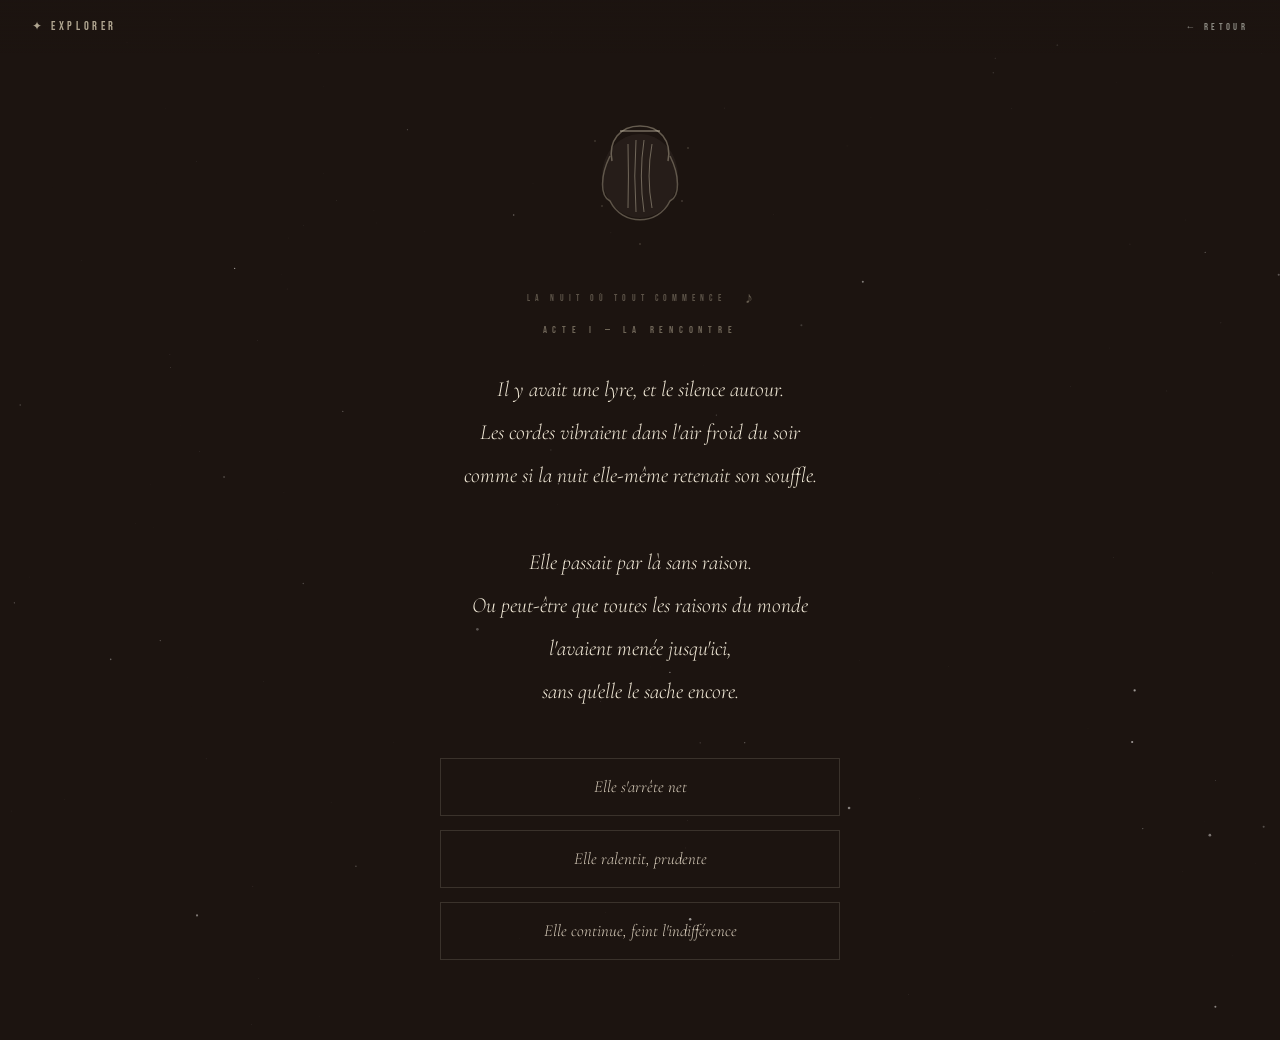
<file: orphee.html>
<!DOCTYPE html>
<html lang="fr">
<head>
<meta charset="UTF-8">
<meta name="viewport" content="width=device-width, initial-scale=1.0">
<title>Orphée & Eurydice</title>
<link rel="icon" type="image/x-icon" href="favicon_io/favicon.ico">
<link rel="apple-touch-icon" href="favicon_io/apple-touch-icon.png">
<link href="https://fonts.googleapis.com/css2?family=Bebas+Neue&family=Cormorant+Garamond:ital,wght@0,300;0,400;1,300;1,400&display=swap" rel="stylesheet">
<style>
*{margin:0;padding:0;box-sizing:border-box}
:root{--bg:#1C1410;--bg2:#231A13;--cream:#F2EAD8;--cream2:#D9CEBC;--brown:#7A7870;--brown-light:#D4C9B0;--muted:#8A8880;}
html,body{min-height:100%;background:var(--bg);color:var(--cream);font-family:'Cormorant Garamond',Georgia,serif;overflow-x:hidden;}
#starfield{position:fixed;inset:0;pointer-events:none;z-index:0;}
nav{position:fixed;top:0;left:0;width:100%;z-index:50;padding:1.2rem 2rem;display:flex;align-items:center;justify-content:space-between;background:linear-gradient(to bottom,rgba(28,20,16,0.95),transparent);}
.nav-logo{font-family:'Bebas Neue',sans-serif;font-size:0.75rem;letter-spacing:0.3em;color:var(--brown-light);text-decoration:none;opacity:0.8;}
.nav-back{font-family:'Bebas Neue',sans-serif;font-size:0.6rem;letter-spacing:0.35em;color:var(--muted);text-decoration:none;transition:color 0.2s;}
.nav-back:hover{color:var(--cream);}
#game{position:relative;z-index:1;min-height:100vh;display:flex;flex-direction:column;align-items:center;justify-content:center;padding:6rem 2rem 5rem;max-width:600px;margin:0 auto;text-align:center;}
.illustration{width:200px;height:160px;margin-bottom:2rem;opacity:0;transform:translateY(8px);transition:opacity 1s ease 0.2s,transform 1s ease 0.2s;}
.illustration.show{opacity:1;transform:translateY(0);}
.scene-header{display:flex;align-items:center;justify-content:center;gap:1.2rem;margin-bottom:1rem;opacity:0;transition:opacity 0.8s ease 0.1s;}
.scene-header.show{opacity:1;}
.scene-prologue{font-family:'Bebas Neue',sans-serif;font-size:0.58rem;letter-spacing:0.55em;color:var(--brown-light);opacity:0.35;}
.scene-note{font-size:1rem;color:var(--brown-light);opacity:0.4;font-family:'Cormorant Garamond',serif;}
.act-tag{font-family:'Bebas Neue',sans-serif;font-size:0.6rem;letter-spacing:0.6em;color:var(--brown-light);opacity:0;margin-bottom:2rem;transition:opacity 0.6s ease 0.2s;}
.act-tag.show{opacity:0.45;}
.narration{font-size:clamp(1.05rem,2.8vw,1.35rem);font-style:italic;font-weight:300;line-height:2;color:var(--cream);margin-bottom:2.8rem;opacity:0;transform:translateY(10px);transition:opacity 0.9s ease 0.4s,transform 0.9s ease 0.4s;}
.narration.show{opacity:1;transform:translateY(0);}
.narration em{color:var(--brown-light);font-style:normal;}
.choices{display:flex;flex-direction:column;gap:0.9rem;width:100%;max-width:400px;opacity:0;transition:opacity 0.6s ease 0.9s;}
.choices.show{opacity:1;}
.choice-btn{background:none;border:1px solid rgba(180,170,155,0.2);padding:0.9rem 1.4rem;color:var(--cream2);font-family:'Cormorant Garamond',serif;font-style:italic;font-size:clamp(0.95rem,2vw,1.05rem);font-weight:300;line-height:1.6;cursor:pointer;transition:all 0.3s;text-align:center;}
.choice-btn:hover{background:rgba(180,170,155,0.07);border-color:rgba(212,201,176,0.45);color:var(--cream);}
/* ENDING */
.ending{opacity:0;transform:translateY(14px);transition:opacity 1.2s ease,transform 1.2s ease;display:none;width:100%;}
.ending.show{opacity:1;transform:translateY(0);}
.ending-illus{width:200px;height:160px;margin:0 auto 2.5rem;display:block;}
.ending-label{font-family:'Bebas Neue',sans-serif;font-size:0.6rem;letter-spacing:0.6em;color:var(--brown-light);opacity:0.4;margin-bottom:1rem;}
.ending-type{font-family:'Cormorant Garamond',serif;font-style:italic;font-weight:300;font-size:clamp(0.85rem,2vw,1rem);color:var(--brown-light);opacity:0.75;margin-bottom:2rem;letter-spacing:0.05em;}
.ending-title{font-family:'Cormorant Garamond',serif;font-style:italic;font-weight:300;font-size:clamp(1.8rem,6vw,3rem);color:var(--cream);line-height:1.1;margin-bottom:2rem;}
.ending-text{font-size:clamp(1rem,2.3vw,1.2rem);font-style:italic;font-weight:300;line-height:2.1;color:var(--cream2);opacity:0.88;margin-bottom:1.8rem;}
.ending-text em{color:var(--brown-light);font-style:normal;}
.ending-sig{font-family:'Bebas Neue',sans-serif;font-size:0.62rem;letter-spacing:0.5em;color:var(--brown-light);opacity:0.4;margin-bottom:2rem;}
.ending-btns{display:flex;flex-direction:column;gap:0.8rem;align-items:center;margin-bottom:3rem;}
.ending-btn{font-family:'Bebas Neue',sans-serif;font-size:0.62rem;letter-spacing:0.4em;color:var(--muted);background:none;border:1px solid rgba(180,170,155,0.18);padding:0.65rem 1.6rem;cursor:pointer;transition:all 0.3s;}
.ending-btn:hover{color:var(--cream);border-color:rgba(180,170,155,0.5);}
/* SCORE PANEL */
#score-panel{display:none;margin-bottom:2.5rem;border:1px solid rgba(180,170,155,0.12);padding:2rem;max-width:400px;width:100%;text-align:left;}
#score-panel.show{display:block;}
.score-title{font-family:'Bebas Neue',sans-serif;font-size:0.65rem;letter-spacing:0.5em;color:var(--brown-light);opacity:0.5;margin-bottom:1.5rem;text-align:center;}
.score-row{margin-bottom:1.2rem;}
.score-label{font-family:'Bebas Neue',sans-serif;font-size:0.58rem;letter-spacing:0.35em;color:var(--muted);opacity:0.7;display:block;margin-bottom:0.4rem;}
.score-bar-wrap{height:1px;background:rgba(180,170,155,0.1);position:relative;margin-bottom:0.5rem;}
.score-bar{height:1px;background:rgba(212,201,176,0.5);transition:width 1s ease;}
.score-val{font-size:0.8rem;font-style:italic;color:var(--cream2);opacity:0.7;}
.score-philosophy{margin-top:1.5rem;padding-top:1.2rem;border-top:1px solid rgba(180,170,155,0.1);font-size:0.95rem;font-style:italic;color:var(--cream2);line-height:1.8;opacity:0.85;}
</style>
</head>
<body>
<canvas id="starfield"></canvas>
<nav>
  <a class="nav-logo" href="index.html">&#10022; Explorer</a>
  <a class="nav-back" href="index.html">&larr; Retour</a>
</nav>
<div id="game">
  <div class="illustration" id="illustration"></div>
  <div class="scene-header" id="scene-header">
    <span class="scene-prologue" id="scene-prologue"></span>
    <span class="scene-note" id="scene-note"></span>
  </div>
  <p class="act-tag" id="act-tag"></p>
  <p class="narration" id="narration"></p>
  <div class="choices" id="choices"></div>
  <div class="ending" id="ending">
    <canvas class="ending-illus" id="ending-canvas" width="200" height="160"></canvas>
    <p class="ending-label" id="ending-label"></p>
    <p class="ending-type" id="ending-type"></p>
    <h2 class="ending-title" id="ending-title"></h2>
    <p class="ending-text" id="ending-text"></p>
    <p class="ending-sig">Lily &#10022;</p>
    <div id="score-panel">
      <p class="score-title">Pourquoi cette fin</p>
      <div class="score-row">
        <span class="score-label">Courage</span>
        <div class="score-bar-wrap"><div class="score-bar" id="bar-courage"></div></div>
        <span class="score-val" id="val-courage"></span>
      </div>
      <div class="score-row">
        <span class="score-label">Confiance</span>
        <div class="score-bar-wrap"><div class="score-bar" id="bar-confiance"></div></div>
        <span class="score-val" id="val-confiance"></span>
      </div>
      <div class="score-row">
        <span class="score-label">Lâcher-prise</span>
        <div class="score-bar-wrap"><div class="score-bar" id="bar-lacher"></div></div>
        <span class="score-val" id="val-lacher"></span>
      </div>
      <p class="score-philosophy" id="score-philosophy"></p>
    </div>
    <div class="ending-btns">
      <button class="ending-btn" id="why-btn">✦ &nbsp; Pourquoi cette fin ?</button>
      <button class="ending-btn" id="restart-btn">Recommencer &#8635;</button>
    </div>
  </div>
</div>
<script>
// STARFIELD
var cv=document.getElementById('starfield'),cx=cv.getContext('2d'),ST=[];
function rsz(){cv.width=innerWidth;cv.height=Math.max(document.body.scrollHeight,innerHeight);}
function mkS(){ST=[];for(var i=0;i<180;i++){var l=Math.random()<0.7?0:Math.random()<0.7?1:2;var r=l===0?Math.random()*0.35+0.1:l===1?Math.random()*0.55+0.3:Math.random()*0.85+0.5;var mA=l===0?0.2:l===1?0.38:0.62;ST.push({x:Math.random()*cv.width,y:Math.random()*cv.height,r:r,a:Math.random()*Math.PI*2,sp:(Math.random()*0.0015+0.0003)*(Math.random()<0.5?1:-1),mA:mA});}}
function drawS(){cx.clearRect(0,0,cv.width,cv.height);ST.forEach(function(s){s.a+=s.sp;var al=(Math.sin(s.a)*0.5+0.5)*s.mA+0.02;cx.beginPath();cx.arc(s.x,s.y,s.r,0,Math.PI*2);cx.fillStyle='rgba(235,232,228,'+al+')';cx.fill();});requestAnimationFrame(drawS);}
rsz();mkS();drawS();window.addEventListener('resize',function(){rsz();mkS();});

// NOTE MUSICALE selon équilibre du score — discret, jamais explicite
function getNote(){
  var c=score.courage,f=score.confiance,l=score.lacher;
  var total=c+f+l;
  if(total===0)return'\u266a';
  if(c>f&&c>l)return'\u266b';
  if(f>c&&f>l)return'\u266c';
  if(l>c&&l>f)return'\u266a';
  return'\u266d';
}

// CANVAS ILLUSTRATIONS
function makeCanvas(drawFn){
  var c=document.createElement('canvas');c.width=200;c.height=160;c.style.width='100%';c.style.height='100%';
  var ctx=c.getContext('2d');var t=0;var active=true;
  function loop(){if(!active)return;ctx.clearRect(0,0,200,160);drawFn(ctx,t);t++;requestAnimationFrame(loop);}
  loop();c._stop=function(){active=false;};return c;
}

function drawLyre(ctx,t){
  var col='rgba(212,201,176,';
  var glow=0.04+0.02*Math.sin(t*0.02);
  ctx.beginPath();ctx.ellipse(100,80,38,42,0,0,Math.PI*2);ctx.fillStyle=col+glow+')';ctx.fill();
  ctx.beginPath();ctx.moveTo(70,60);ctx.bezierCurveTo(60,80,60,100,70,105);ctx.bezierCurveTo(82,130,118,130,130,105);ctx.bezierCurveTo(140,100,140,80,130,60);ctx.strokeStyle=col+'0.35)';ctx.lineWidth=1.5;ctx.stroke();
  ctx.beginPath();ctx.moveTo(72,65);ctx.bezierCurveTo(68,45,80,30,100,30);ctx.strokeStyle=col+'0.4)';ctx.lineWidth=1.5;ctx.stroke();
  ctx.beginPath();ctx.moveTo(128,65);ctx.bezierCurveTo(132,45,120,30,100,30);ctx.strokeStyle=col+'0.4)';ctx.lineWidth=1.5;ctx.stroke();
  ctx.beginPath();ctx.moveTo(80,35);ctx.lineTo(120,35);ctx.strokeStyle=col+'0.5)';ctx.lineWidth=1.5;ctx.stroke();
  [{x:88,y1:48,y2:112,ph:0,amp:6},{x:96,y1:44,y2:116,ph:0.5,amp:7},{x:104,y1:44,y2:116,ph:1.0,amp:7},{x:112,y1:48,y2:112,ph:1.5,amp:6}].forEach(function(s){var vib=Math.sin(t*0.06+s.ph)*s.amp;ctx.beginPath();ctx.moveTo(s.x,s.y1);ctx.quadraticCurveTo(s.x+vib,(s.y1+s.y2)/2,s.x,s.y2);ctx.strokeStyle=col+'0.55)';ctx.lineWidth=0.8;ctx.stroke();});
  [[55,45,2.5],[148,52,3.2],[62,110,2.8],[142,105,2.0],[100,148,3.0]].forEach(function(s){var al=0.18+0.2*(Math.sin(t*0.04+s[2])*0.5+0.5);ctx.beginPath();ctx.arc(s[0],s[1],1,0,Math.PI*2);ctx.fillStyle=col+al+')';ctx.fill();});
}

function drawDarkness(ctx,t){
  var col='rgba(212,201,176,';
  ctx.beginPath();ctx.moveTo(30,128);ctx.lineTo(170,128);ctx.strokeStyle=col+'0.08)';ctx.lineWidth=0.5;ctx.stroke();
  var fy=Math.sin(t*0.025)*2;
  ctx.save();ctx.translate(0,fy);
  ctx.beginPath();ctx.arc(65,80,7,0,Math.PI*2);ctx.strokeStyle=col+'0.35)';ctx.lineWidth=1;ctx.stroke();
  [[65,87,65,115],[65,97,55,108],[65,97,75,108],[65,115,58,128],[65,115,72,128]].forEach(function(l){ctx.beginPath();ctx.moveTo(l[0],l[1]);ctx.lineTo(l[2],l[3]);ctx.strokeStyle=col+'0.32)';ctx.lineWidth=1;ctx.stroke();});
  ctx.restore();
  var fy2=Math.sin(t*0.022+0.5)*2;
  ctx.save();ctx.translate(0,fy2);ctx.globalAlpha=0.75;
  ctx.setLineDash([3,2]);ctx.beginPath();ctx.arc(135,80,7,0,Math.PI*2);ctx.strokeStyle=col+'0.28)';ctx.lineWidth=1;ctx.stroke();ctx.setLineDash([]);
  [[135,87,135,115],[135,97,125,108],[135,97,145,108],[135,115,128,128],[135,115,142,128]].forEach(function(l){ctx.beginPath();ctx.moveTo(l[0],l[1]);ctx.lineTo(l[2],l[3]);ctx.strokeStyle=col+'0.25)';ctx.lineWidth=1;ctx.stroke();});
  ctx.globalAlpha=1;ctx.restore();
  var melo=0.1+0.1*(Math.sin(t*0.03)*0.5+0.5);
  ctx.beginPath();ctx.moveTo(82,100);ctx.bezierCurveTo(90,95,110,105,118,100);ctx.strokeStyle=col+melo+')';ctx.lineWidth=0.8;ctx.stroke();
  [[40,50,3],[160,45,2.5],[100,35,3.5],[55,145,2.8],[155,140,3.2]].forEach(function(s){var al=0.15+0.2*(Math.sin(t*0.035+s[2])*0.5+0.5);ctx.beginPath();ctx.arc(s[0],s[1],1,0,Math.PI*2);ctx.fillStyle=col+al+')';ctx.fill();});
}

function drawWalk(ctx,t){
  var col='rgba(212,201,176,';
  ctx.beginPath();ctx.moveTo(20,130);ctx.quadraticCurveTo(100,125,180,130);ctx.strokeStyle=col+'0.1)';ctx.lineWidth=0.8;ctx.stroke();
  var fy=Math.sin(t*0.025)*2;
  ctx.save();ctx.translate(0,fy);
  ctx.beginPath();ctx.arc(75,82,7,0,Math.PI*2);ctx.strokeStyle=col+'0.4)';ctx.lineWidth=1;ctx.stroke();
  [[75,89,75,115],[75,98,65,110],[75,98,85,107],[75,115,68,130],[75,115,82,130]].forEach(function(l){ctx.beginPath();ctx.moveTo(l[0],l[1]);ctx.lineTo(l[2],l[3]);ctx.strokeStyle=col+'0.38)';ctx.lineWidth=1;ctx.stroke();});
  ctx.restore();
  var fy2=Math.sin(t*0.022+0.4)*1.5;
  ctx.save();ctx.translate(0,fy2);ctx.globalAlpha=0.7;
  ctx.setLineDash([2,2]);ctx.beginPath();ctx.arc(115,90,6,0,Math.PI*2);ctx.strokeStyle=col+'0.3)';ctx.lineWidth=1;ctx.stroke();ctx.setLineDash([]);
  [[115,96,115,118],[115,105,107,115],[115,105,123,115],[115,118,109,130],[115,118,121,130]].forEach(function(l){ctx.beginPath();ctx.moveTo(l[0],l[1]);ctx.lineTo(l[2],l[3]);ctx.strokeStyle=col+'0.25)';ctx.lineWidth=1;ctx.stroke();});
  ctx.globalAlpha=1;ctx.restore();
  var spark=0.4+0.4*(Math.sin(t*0.05)*0.5+0.5);
  ctx.beginPath();ctx.arc(95,86,1.5,0,Math.PI*2);ctx.fillStyle=col+spark+')';ctx.fill();
  [[0,-8],[6,-6],[8,0],[6,6],[-6,-6],[-8,0]].forEach(function(r,i){var a2=0.3+0.35*(Math.sin(t*0.05+i*0.4)*0.5+0.5);ctx.beginPath();ctx.moveTo(95,86);ctx.lineTo(95+r[0],86+r[1]);ctx.strokeStyle=col+a2+')';ctx.lineWidth=0.8;ctx.stroke();});
  [[30,40,4],[170,35,3.5],[100,25,5],[50,148,3.8],[155,145,4.2]].forEach(function(s){var al=0.12+0.2*(Math.sin(t*0.03+s[2])*0.5+0.5);ctx.beginPath();ctx.arc(s[0],s[1],1,0,Math.PI*2);ctx.fillStyle=col+al+')';ctx.fill();});
}

function drawEnd(ctx,t){
  var col='rgba(212,201,176,';
  var rise=Math.min(1,t/420); // ascension progressive sur ~7s
  var riseOffset=rise*10; // les silhouettes montent doucement avec le temps
  var cStars=[[100,38],[88,52],[112,52],[85,65],[115,65]];
  [[0,1],[0,2],[1,3],[2,4],[3,4]].forEach(function(p){ctx.beginPath();ctx.moveTo(cStars[p[0]][0],cStars[p[0]][1]);ctx.lineTo(cStars[p[1]][0],cStars[p[1]][1]);ctx.strokeStyle=col+'0.12)';ctx.lineWidth=0.5;ctx.stroke();});
  cStars.forEach(function(s,i){var al=(0.4+0.5*(Math.sin(t*0.04+i*0.8)*0.5+0.5))*(0.5+0.5*rise);var r=i===0?1.8:1;ctx.beginPath();ctx.arc(s[0],s[1],r,0,Math.PI*2);ctx.fillStyle=col+al+')';ctx.fill();});
  var halo=(0.1+0.15*(Math.sin(t*0.04)*0.5+0.5))*(0.5+0.6*rise);ctx.beginPath();ctx.arc(100,38,5+rise*2,0,Math.PI*2);ctx.strokeStyle=col+halo+')';ctx.lineWidth=0.5;ctx.stroke();
  var fy=Math.sin(t*0.02)*4-riseOffset;
  ctx.save();ctx.translate(0,fy);
  ctx.beginPath();ctx.arc(90,88,6,0,Math.PI*2);ctx.strokeStyle=col+'0.4)';ctx.lineWidth=1;ctx.stroke();
  [[90,94,90,118],[90,103,82,112],[90,103,97,110],[90,118,84,130],[90,118,96,130]].forEach(function(l){ctx.beginPath();ctx.moveTo(l[0],l[1]);ctx.lineTo(l[2],l[3]);ctx.strokeStyle=col+'0.38)';ctx.lineWidth=1;ctx.stroke();});
  ctx.setLineDash([2,1.5]);ctx.beginPath();ctx.arc(110,88,6,0,Math.PI*2);ctx.strokeStyle=col+'0.35)';ctx.lineWidth=1;ctx.stroke();ctx.setLineDash([]);
  [[110,94,110,118],[110,103,103,110],[110,103,118,112],[110,118,104,130],[110,118,116,130]].forEach(function(l){ctx.beginPath();ctx.moveTo(l[0],l[1]);ctx.lineTo(l[2],l[3]);ctx.strokeStyle=col+'0.28)';ctx.lineWidth=1;ctx.stroke();});
  ctx.beginPath();ctx.moveTo(97,110);ctx.lineTo(103,110);ctx.strokeStyle=col+'0.5)';ctx.lineWidth=1.2;ctx.stroke();
  ctx.restore();
  ctx.beginPath();ctx.moveTo(55,130);ctx.lineTo(145,130);ctx.strokeStyle=col+'0.08)';ctx.lineWidth=0.5;ctx.stroke();
  [[35,55,3.5],[165,48,2.8],[45,140,4],[158,138,3.2]].forEach(function(s){var al=(0.1+0.18*(Math.sin(t*0.03+s[2])*0.5+0.5))*(0.6+0.4*rise);ctx.beginPath();ctx.arc(s[0],s[1],0.8,0,Math.PI*2);ctx.fillStyle=col+al+')';ctx.fill();});
}

// Fin 2 — seul avec la lyre, elle est partie
function drawAlone(ctx,t){
  var col='rgba(212,201,176,';
  var fade=Math.max(0,1-t/500); // tout s'éteint sur ~8s puis se stabilise très bas
  var settle=0.15+0.85*fade; // intensité résiduelle
  var glow=(0.03+0.015*Math.sin(t*0.015))*settle;
  ctx.beginPath();ctx.ellipse(100,80,30,34,0,0,Math.PI*2);ctx.fillStyle=col+glow+')';ctx.fill();
  ctx.beginPath();ctx.moveTo(78,66);ctx.bezierCurveTo(70,80,70,98,78,102);ctx.bezierCurveTo(88,122,112,122,122,102);ctx.bezierCurveTo(130,98,130,80,122,66);ctx.strokeStyle=col+(0.28*settle)+')';ctx.lineWidth=1.5;ctx.stroke();
  ctx.beginPath();ctx.moveTo(80,70);ctx.bezierCurveTo(76,52,88,40,100,40);ctx.strokeStyle=col+(0.3*settle)+')';ctx.lineWidth=1.5;ctx.stroke();
  ctx.beginPath();ctx.moveTo(120,70);ctx.bezierCurveTo(124,52,112,40,100,40);ctx.strokeStyle=col+(0.3*settle)+')';ctx.lineWidth=1.5;ctx.stroke();
  ctx.beginPath();ctx.moveTo(88,42);ctx.lineTo(112,42);ctx.strokeStyle=col+(0.4*settle)+')';ctx.lineWidth=1.5;ctx.stroke();
  // les cordes vibrent de moins en moins, jusqu'à devenir presque immobiles
  var vibAmp=fade; // l'amplitude de vibration décroît avec le temps
  [{x:92,y1:54,y2:108,ph:0,amp:1.5},{x:100,y1:50,y2:112,ph:0.5,amp:1},{x:108,y1:54,y2:108,ph:1,amp:1.5}].forEach(function(s){var vib=Math.sin(t*0.025+s.ph)*s.amp*vibAmp;ctx.beginPath();ctx.moveTo(s.x,s.y1);ctx.quadraticCurveTo(s.x+vib,(s.y1+s.y2)/2,s.x,s.y2);ctx.strokeStyle=col+(0.3*settle)+')';ctx.lineWidth=0.7;ctx.stroke();});
  // la silhouette s'affaisse légèrement avec le temps, tête qui s'incline
  var slump=Math.min(1,t/600)*3;
  ctx.save();ctx.translate(0,slump);
  ctx.beginPath();ctx.arc(100,32,5,0,Math.PI*2);ctx.strokeStyle=col+(0.22*settle)+')';ctx.lineWidth=1;ctx.stroke();
  ctx.beginPath();ctx.moveTo(100,37);ctx.bezierCurveTo(98,48,95,55,98,65);ctx.strokeStyle=col+(0.22*settle)+')';ctx.lineWidth=1;ctx.stroke();
  ctx.restore();
  [[45,40,2],[158,35,3],[70,130,2.5],[135,128,3.5],[100,150,4]].forEach(function(s){var al=(0.05+0.1*(Math.sin(t*0.025+s[2])*0.5+0.5))*settle;ctx.beginPath();ctx.arc(s[0],s[1],0.8,0,Math.PI*2);ctx.fillStyle=col+al+')';ctx.fill();});
}

// Fin 3 — elle seule, remonte
function drawFree(ctx,t){
  var col='rgba(212,201,176,';
  var advance=Math.min(1,t/450); // elle avance progressivement vers la lumière sur ~7.5s
  var walkX=advance*14; // déplacement net vers la droite, déterminé
  ctx.beginPath();ctx.moveTo(40,130);ctx.quadraticCurveTo(100,124,170,130);ctx.strokeStyle=col+'0.1)';ctx.lineWidth=0.8;ctx.stroke();
  var fy=Math.sin(t*0.022)*2;
  var stepBounce=Math.abs(Math.sin(t*0.05))*1.5; // un léger rebond de pas, régulier et déterminé
  ctx.save();ctx.translate(walkX,fy-stepBounce);
  ctx.setLineDash([2,1.5]);ctx.beginPath();ctx.arc(100,82,7,0,Math.PI*2);ctx.strokeStyle=col+'0.4)';ctx.lineWidth=1;ctx.stroke();ctx.setLineDash([]);
  [[100,89,100,115],[100,98,90,110],[100,98,110,110],[100,115,93,130],[100,115,107,130]].forEach(function(l){ctx.beginPath();ctx.moveTo(l[0],l[1]);ctx.lineTo(l[2],l[3]);ctx.strokeStyle=col+'0.35)';ctx.lineWidth=1;ctx.stroke();});
  ctx.beginPath();ctx.moveTo(94,82);ctx.bezierCurveTo(90,92,91,104,93,115);ctx.strokeStyle=col+'0.2)';ctx.lineWidth=0.8;ctx.stroke();
  ctx.beginPath();ctx.moveTo(92,84);ctx.bezierCurveTo(87,96,89,108,91,118);ctx.strokeStyle=col+'0.12)';ctx.lineWidth=0.6;ctx.stroke();
  ctx.restore();
  var lum=(0.06+0.08*(Math.sin(t*0.03)*0.5+0.5))*(0.7+0.5*advance); // la lumière grandit en intensité
  var lumR=55+advance*10;
  var grad=ctx.createRadialGradient(160,60,5,160,60,lumR);
  grad.addColorStop(0,'rgba(212,201,176,'+lum+')');
  grad.addColorStop(1,'rgba(212,201,176,0)');
  ctx.beginPath();ctx.arc(160,60,lumR,0,Math.PI*2);ctx.fillStyle=grad;ctx.fill();
  [[35,35,2],[60,20,3.5],[130,25,2.5],[170,45,4],[50,140,3],[155,135,2.8],[85,150,3.2]].forEach(function(s){var al=0.2+0.35*(Math.sin(t*0.03+s[2])*0.5+0.5);ctx.beginPath();ctx.arc(s[0],s[1],1,0,Math.PI*2);ctx.fillStyle=col+al+')';ctx.fill();});
}

// Fin 4 — restent ensemble dans l'obscurité
function drawTogether(ctx,t){
  var col='rgba(212,201,176,';
  var breath=Math.sin(t*0.012)*0.5+0.5; // un seul souffle lent, partagé par les deux silhouettes
  var pulse=0.025+0.025*breath;
  ctx.beginPath();ctx.ellipse(100,100,50,30,0,0,Math.PI*2);ctx.fillStyle=col+pulse+')';ctx.fill();
  var fy=breath*1.5; // les deux montent et descendent ensemble, à l'unisson — pas de décalage
  ctx.save();ctx.translate(0,fy);
  ctx.beginPath();ctx.arc(88,80,6,0,Math.PI*2);ctx.strokeStyle=col+(0.3+0.1*breath)+')';ctx.lineWidth=1;ctx.stroke();
  [[88,86,88,108],[88,95,80,104],[88,95,96,102],[88,108,83,120],[88,108,93,120]].forEach(function(l){ctx.beginPath();ctx.moveTo(l[0],l[1]);ctx.lineTo(l[2],l[3]);ctx.strokeStyle=col+(0.26+0.08*breath)+')';ctx.lineWidth=1;ctx.stroke();});
  ctx.setLineDash([2,1.5]);ctx.beginPath();ctx.arc(112,80,6,0,Math.PI*2);ctx.strokeStyle=col+(0.28+0.08*breath)+')';ctx.lineWidth=1;ctx.stroke();ctx.setLineDash([]);
  [[112,86,112,108],[112,95,104,104],[112,95,120,102],[112,108,107,120],[112,108,117,120]].forEach(function(l){ctx.beginPath();ctx.moveTo(l[0],l[1]);ctx.lineTo(l[2],l[3]);ctx.strokeStyle=col+(0.24+0.07*breath)+')';ctx.lineWidth=1;ctx.stroke();});
  ctx.beginPath();ctx.moveTo(106,80);ctx.bezierCurveTo(103,90,104,100,106,108);ctx.strokeStyle=col+'0.15)';ctx.lineWidth=0.8;ctx.stroke();
  // mains jointes, légèrement plus lumineuses au pic du souffle commun
  ctx.beginPath();ctx.moveTo(96,102);ctx.lineTo(104,102);ctx.strokeStyle=col+(0.4+0.25*breath)+')';ctx.lineWidth=1.2;ctx.stroke();
  ctx.restore();
  [[30,30,2],[170,25,3],[50,145,2.5],[158,140,3.5],[100,20,4]].forEach(function(s){var al=0.12+0.15*(Math.sin(t*0.02+s[2])*0.5+0.5);ctx.beginPath();ctx.arc(s[0],s[1],0.8,0,Math.PI*2);ctx.fillStyle=col+al+')';ctx.fill();});
}

// Fin 5 — lyre brisée, silence
function drawSilence(ctx,t){
  var col='rgba(212,201,176,';
  var stillness=Math.max(0,1-t/550); // tout ralentit puis s'arrête presque totalement sur ~9s
  var dim=0.3+0.7*stillness; // la scène s'assombrit légèrement avec le temps
  ctx.beginPath();ctx.moveTo(70,60);ctx.bezierCurveTo(60,80,62,98,72,104);ctx.strokeStyle=col+(0.18*dim)+')';ctx.lineWidth=1.5;ctx.stroke();
  ctx.beginPath();ctx.moveTo(130,60);ctx.bezierCurveTo(140,80,136,98,126,104);ctx.strokeStyle=col+(0.18*dim)+')';ctx.lineWidth=1.5;ctx.stroke();
  ctx.beginPath();ctx.moveTo(72,65);ctx.lineTo(82,50);ctx.strokeStyle=col+(0.15*dim)+')';ctx.lineWidth=1;ctx.stroke();
  ctx.beginPath();ctx.moveTo(128,65);ctx.lineTo(118,50);ctx.strokeStyle=col+(0.15*dim)+')';ctx.lineWidth=1;ctx.stroke();
  // les cordes pendantes oscillent de moins en moins, jusqu'à l'immobilité quasi totale
  var swayAmp=0.2+0.8*stillness;
  [{x:88,drop:20},{x:96,drop:35},{x:104,drop:28},{x:112,drop:15}].forEach(function(s){ctx.beginPath();ctx.moveTo(s.x,50);ctx.lineTo(s.x+Math.sin(t*0.02)*2*swayAmp,50+s.drop);ctx.strokeStyle=col+(0.2*dim)+')';ctx.lineWidth=0.7;ctx.stroke();});
  ctx.beginPath();ctx.moveTo(50,130);ctx.lineTo(150,130);ctx.strokeStyle=col+(0.07*dim)+')';ctx.lineWidth=0.5;ctx.stroke();
  ctx.beginPath();ctx.moveTo(80,130);ctx.bezierCurveTo(75,118,85,112,90,120);ctx.strokeStyle=col+(0.15*dim)+')';ctx.lineWidth=1;ctx.stroke();
  [[40,35,2],[160,40,3],[100,25,2.5],[55,145,3],[148,138,2]].forEach(function(s){var al=(0.03+0.05*(Math.sin(t*0.015+s[2])*0.5+0.5))*dim;ctx.beginPath();ctx.arc(s[0],s[1],0.8,0,Math.PI*2);ctx.fillStyle=col+al+')';ctx.fill();});
}

var drawFns={lyre:drawLyre,darkness:drawDarkness,walk:drawWalk,end:drawEnd,alone:drawAlone,free:drawFree,together:drawTogether,silence:drawSilence};

// ── SCORE ──
var score={courage:0,confiance:0,lacher:0};
var maxScore={courage:8,confiance:8,lacher:9};
var flags={hiddenTruth:false};

// ── SCÈNES ──
var scenes={

/* ============ ACTE I — LA RENCONTRE ============ */

intro:{
  act:'Acte I &mdash; La Rencontre',pro:'La Nuit où tout commence',canvas:'lyre',
  text:'Il y avait une lyre, et le silence autour.<br>Les cordes vibraient dans l\'air froid du soir<br>comme si la nuit elle-m&ecirc;me retenait son souffle.<br><br>Elle passait par l&agrave; sans raison.<br>Ou peut-&ecirc;tre que toutes les raisons du monde<br>l\'avaient men&eacute;e jusqu\'ici,<br>sans qu\'elle le sache encore.',
  choices:[
    {label:'Elle s\'arr&ecirc;te net',sc:{courage:1},next:'stop_immediate'},
    {label:'Elle ralentit, prudente',sc:{confiance:1},next:'slow_approach'},
    {label:'Elle continue, feint l\'indiff&eacute;rence',sc:{lacher:1},next:'walk_past'}
  ]
},

stop_immediate:{
  act:'Acte I &mdash; La Rencontre',pro:'L\'Arr\u00eat',canvas:'lyre',
  text:'Elle s\'arr&ecirc;ta d\'un coup, comme on bute sur quelque chose d\'invisible.<br>Pas par curiosit&eacute; &mdash; par n&eacute;cessit&eacute;.<br><br>Il jouait les yeux ferm&eacute;s.<br>Il ne la vit pas tout de suite.<br>Mais quelque chose dans la m&eacute;lodie<br><em>changea</em>, comme si l\'air lui-m&ecirc;me<br>venait de lui annoncer une pr&eacute;sence.',
  choices:[{label:'Continuer',sc:{},next:'first_exchange'}]
},

slow_approach:{
  act:'Acte I &mdash; La Rencontre',pro:'L\'Approche',canvas:'lyre',
  text:'Elle ralentit, un pas apr&egrave;s l\'autre,<br>comme on s\'approche d\'un animal qu\'on ne veut pas effrayer.<br><br>La musique ne s\'arr&ecirc;ta pas &mdash;<br>elle s\'adoucit,<br>comme si elle avait senti la prudence<br>et avait d&eacute;cid&eacute; d\'y r&eacute;pondre par la douceur.',
  choices:[{label:'Continuer',sc:{},next:'first_exchange'}]
},

first_exchange:{
  act:'Acte I &mdash; La Rencontre',pro:'Le Premier Regard',canvas:'lyre',
  text:'Ils &eacute;taient l&agrave;, tous les deux,<br>s&eacute;par&eacute;s par quelques pas et par tout ce qu\'on ne sait pas encore<br>d\'une personne qu\'on vient de croiser.',
  choices:[
    {label:'Elle parle la premi&egrave;re',sc:{courage:1},next:'meet_bold'},
    {label:'Elle laisse le silence parler',sc:{confiance:1},next:'meet_silent'},
    {label:'Elle pose sa main sur la lyre',sc:{lacher:1},next:'meet_touch'}
  ]
},

meet_bold:{
  act:'Acte I &mdash; La Rencontre',pro:'La Premi\u00e8re Phrase',canvas:'lyre',
  text:'&laquo;&nbsp;Tu joues comme si quelqu\'un t\'&eacute;coutait d&eacute;j&agrave;,&nbsp;&raquo; dit-elle.<br><br>Il ouvrit les yeux, surpris &mdash; pas par la phrase,<br>mais par le fait qu\'elle ait os&eacute; la dire.<br>&laquo;&nbsp;C\'&eacute;tait le cas,&nbsp;&raquo; r&eacute;pondit-il. &laquo;&nbsp;Maintenant je sais qui.&nbsp;&raquo;',
  choices:[{label:'Continuer',sc:{},next:'act1_close'}]
},

meet_silent:{
  act:'Acte I &mdash; La Rencontre',pro:'Le Silence Partag\u00e9',canvas:'lyre',
  text:'Elle ne dit rien.<br>Quand la derni&egrave;re note s\'&eacute;teignit,<br>il ouvrit les yeux et la vit &mdash; debout dans le soir,<br>comme si elle avait toujours &eacute;t&eacute; l&agrave;.<br><br>Aucun des deux ne sentit le besoin<br>de combler ce silence-l&agrave;.<br>C\'&eacute;tait d&eacute;j&agrave; une forme de conversation.',
  choices:[{label:'Continuer',sc:{},next:'act1_close'}]
},

meet_touch:{
  act:'Acte I &mdash; La Rencontre',pro:'Le Contact',canvas:'lyre',
  text:'Elle s\'approcha et posa deux doigts sur une corde,<br>l\'arr&ecirc;tant net.<br><br>Il leva les yeux, sans col&egrave;re.<br>&laquo;&nbsp;Pourquoi ?&nbsp;&raquo;<br>&laquo;&nbsp;Pour voir ce qui se passe<br>quand la musique s\'arr&ecirc;te avant la fin,&nbsp;&raquo; dit-elle.<br>Il sourit. &laquo;&nbsp;On dirait que &ccedil;a continue quand m&ecirc;me.&nbsp;&raquo;',
  choices:[{label:'Continuer',sc:{},next:'act1_close'}]
},

walk_past:{
  act:'Acte I &mdash; La Rencontre',pro:'La Fuite manqu\u00e9e',canvas:'lyre',
  text:'Elle fit encore trois pas, le visage ferm&eacute;.<br>Puis la musique se tordit &mdash; une seule note,<br>suspendue dans l\'air comme une question.<br><br>Elle ne put pas ne pas r&eacute;agir.<br>Ce n\'&eacute;tait pas lui qui avait jou&eacute; cette note.<br>C\'&eacute;tait <em>elle</em>, sans le savoir,<br>qui l\'avait appel&eacute;e.',
  choices:[
    {label:'Elle revient sur ses pas',sc:{courage:1,lacher:1},next:'meet_return'},
    {label:'Elle s\'arr&ecirc;te sans se retourner, attend',sc:{confiance:1},next:'meet_wait'},
    {label:'Elle ignore et acc&eacute;l&egrave;re le pas',sc:{lacher:1},next:'meet_late'}
  ]
},

meet_return:{
  act:'Acte I &mdash; La Rencontre',pro:'Le Retour',canvas:'lyre',
  text:'Elle revint, lentement,<br>comme quelqu\'un qui sait<br>qu\'une chose importante l\'attend<br>et pr&eacute;f&egrave;re ne pas courir vers elle.<br><br>La musique reprit, plus douce cette fois.<br>Comme si elle l\'avait attendue, elle aussi.',
  choices:[{label:'Continuer',sc:{},next:'act1_close'}]
},

meet_wait:{
  act:'Acte I &mdash; La Rencontre',pro:'L\'Attente immobile',canvas:'lyre',
  text:'Elle resta l&agrave;, dos tourn&eacute;, immobile.<br>La musique vint &agrave; elle, s\'enroula autour d\'elle<br>comme un bras qu\'on pose sur les &eacute;paules<br>sans demander la permission.<br><br>Elle se retourna &mdash; pas parce qu\'elle avait d&eacute;cid&eacute;<br>de le faire, mais parce que son corps<br>avait <em>d&eacute;j&agrave; choisi</em>.',
  choices:[{label:'Continuer',sc:{},next:'act1_close'}]
},

meet_late:{
  act:'Acte I &mdash; La Rencontre',pro:'L\'Occasion diff\u00e9r\u00e9e',canvas:'lyre',
  text:'Elle s\'&eacute;loigna. La musique s\'arr&ecirc;ta net derri&egrave;re elle,<br>comme une phrase qu\'on n\'ach&egrave;ve pas.<br><br>Ce n\'est que des jours plus tard<br>qu\'elle le recroisa, par hasard,<br>pr&egrave;s d\'un puits o&ugrave; il ne jouait pas.<br>&laquo;&nbsp;Je t\'ai cherch&eacute;e,&nbsp;&raquo; dit-il simplement,<br>sans reproche. &laquo;&nbsp;Pas longtemps. Mais je t\'ai cherch&eacute;e.&nbsp;&raquo;<br><br>Cette fois, elle ne partit pas.',
  choices:[{label:'Continuer',sc:{},next:'act1_close_late'}]
},

act1_close:{
  act:'Acte I &mdash; La Rencontre',pro:'\u00c9vidence',canvas:'lyre',
  text:'Les jours suivants les retrouv&egrave;rent l\'un pr&egrave;s de l\'autre,<br>sans qu\'aucun des deux ne d&eacute;cide vraiment de rien.<br>C\'&eacute;tait simplement devenu &eacute;vident.',
  choices:[
    {label:'Ils restent ensemble cette nuit-l&agrave;, sans un mot',sc:{confiance:1},next:'act2'},
    {label:'Elle lui parle de ses peurs, ouvertement',sc:{lacher:1},next:'act2_warned'},
    {label:'Rien n\'est dit, juste une pr&eacute;sence qui dure',sc:{courage:1},next:'act2'}
  ]
},

act1_close_late:{
  act:'Acte I &mdash; La Rencontre',pro:'La Prudence apprise',canvas:'lyre',
  text:'Apr&egrave;s ce premier rendez-vous manqu&eacute;,<br>quelque chose de plus prudent s\'installa entre eux &mdash;<br>moins &eacute;vident, mais peut-&ecirc;tre plus solide,<br>comme une chose qu\'on a failli perdre<br>avant m&ecirc;me de l\'avoir.',
  choices:[
    {label:'Ils restent ensemble cette nuit-l&agrave;, sans un mot',sc:{confiance:1},next:'act2'},
    {label:'Elle lui parle de ses peurs, ouvertement',sc:{lacher:1},next:'act2_warned'},
    {label:'Rien n\'est dit, juste une pr&eacute;sence qui dure',sc:{courage:1},next:'act2'}
  ]
},

/* ============ ACTE II — LA DESCENTE ============ */

act2:{
  act:'Acte II &mdash; La Descente',pro:'La Disparition',canvas:'darkness',
  text:'Puis vint la nuit qui ne finit pas.<br><br>Elle disparut &mdash; doucement, presque sans bruit.<br>Comme une bougie qu\'on oublie de prot&eacute;ger du vent.<br>Et lui resta l&agrave;,<br>avec sa lyre et le vide en forme d\'elle.<br><br>Il sentait d&eacute;j&agrave;, au fond de lui,<br>que ce qu\'il choisirait maintenant<br>ne se reprendrait pas facilement.',
  choices:[
    {label:'Il descend la chercher',sc:{courage:1},next:'descend'},
    {label:'Il joue pour qu\'elle l\'entende, o&ugrave; qu\'elle soit',sc:{lacher:1},next:'play'},
    {label:'Il renonce, et laisse le silence d&eacute;cider pour lui',sc:{},next:'renounce'}
  ]
},

act2_warned:{
  act:'Acte II &mdash; La Descente',pro:'La Peur r\u00e9v\u00e9l\u00e9e',canvas:'darkness',
  text:'Puis vint la nuit qui ne finit pas.<br><br>Elle disparut &mdash; et il se souvint, trop tard,<br>de ce qu\'elle lui avait confi&eacute; :<br>qu\'elle avait toujours eu peur de dispara&icirc;tre<br>sans que personne ne vienne.<br><br>Cette pens&eacute;e le frappa plus fort que le chagrin lui-m&ecirc;me &mdash;<br>et avec elle, la certitude que ne rien faire maintenant<br>aurait un prix qu\'il ne pourrait pas payer plus tard.',
  choices:[
    {label:'Il descend la chercher',sc:{courage:1},next:'descend'},
    {label:'Il joue pour qu\'elle l\'entende, o&ugrave; qu\'elle soit',sc:{lacher:1},next:'play'},
    {label:'Il renonce, et laisse le silence d&eacute;cider pour lui',sc:{},next:'renounce'}
  ]
},

renounce:{
  act:'Acte II &mdash; Le Renoncement',pro:'L\'\u00c9puisement',canvas:'silence',
  text:'Il s\'assit, et ne bougea plus.<br><br>Ce n\'&eacute;tait pas de la l&acirc;chet&eacute;.<br>C\'&eacute;tait l\'&eacute;puisement d\'un homme<br>qui sentait d&eacute;j&agrave;, au fond de lui,<br>qu\'il n\'aurait pas la force de revenir<br>m&ecirc;me s\'il la retrouvait.',
  choices:[
    {label:'Il reste, immobile, jusqu\'au bout',sc:{},next:'end_silence'},
    {label:'Il se ravise au dernier moment',sc:{courage:1},next:'renounce_recover'}
  ]
},

renounce_recover:{
  act:'Acte II &mdash; La Descente',pro:'Le Sursaut',canvas:'darkness',
  text:'Il se leva d\'un coup, comme arrach&eacute; &agrave; lui-m&ecirc;me.<br><br>Il &eacute;tait parti tard. Trop tard, peut-&ecirc;tre.<br>Mais il descendit quand m&ecirc;me,<br>le pas moins assur&eacute; que s\'il &eacute;tait parti tout de suite &mdash;<br>avec, en lui, la conscience d\'avoir h&eacute;sit&eacute;<br>quand il ne le fallait pas.',
  choices:[{label:'Continuer',sc:{},next:'descend'}]
},

descend:{
  act:'Acte II &mdash; La Descente',pro:'Le Passage',canvas:'darkness',
  text:'Il descendit l&agrave; o&ugrave; personne ne descend librement.<br>Pas par bravoure. Par impossibilit&eacute; de faire autrement.<br><br>Sa musique ouvrait les portes devant lui<br>comme la lumi&egrave;re devant l\'aube.',
  choices:[{label:'Continuer',sc:{},next:'obstacle'}]
},

play:{
  act:'Acte II &mdash; La Descente',pro:'La M\u00e9lodie lanc\u00e9e',canvas:'darkness',
  text:'Il joua. Pendant des heures, peut-&ecirc;tre des si&egrave;cles &mdash;<br>le temps n\'existait plus vraiment.<br><br>Et quelque part dans l\'obscurit&eacute;, elle l\'entendit.<br>La m&eacute;lodie traversa tout &mdash;<br>les murs, les distances, le silence &mdash;<br>et elle sut que c\'&eacute;tait lui.',
  choices:[
    {label:'Elle se laisse guider, et attend qu\'il vienne',sc:{lacher:1},next:'she_waits'},
    {label:'Elle choisit de remonter seule, par ses propres pas',sc:{lacher:2},next:'she_alone'}
  ]
},

she_waits:{
  act:'Acte II &mdash; La Descente',pro:'L\'Attente confiante',canvas:'darkness',
  text:'Elle resta l&agrave;, immobile, laissant la m&eacute;lodie venir jusqu\'&agrave; elle<br>plut&ocirc;t que d\'aller vers lui.<br><br>Quelque chose en elle savait qu\'il viendrait &mdash;<br>et que c\'&eacute;tait, justement, sa fa&ccedil;on de l\'aider.',
  choices:[{label:'Continuer',sc:{},next:'obstacle'}]
},

she_alone:{
  act:'Acte II &mdash; La D&eacute;cision',pro:'L\'Ind\u00e9pendance',canvas:'free',
  text:'Elle n\'attendit pas qu\'on vienne la chercher.<br><br>Il y avait quelque chose en elle &mdash; quelque chose de calme et d\'ancien &mdash;<br>qui savait qu\'elle pouvait se retrouver seule.<br>Elle ne le d&eacute;signait pas comme responsable de sa perte.<br>Elle remonterait par ses propres pas,<br>et il la trouverait, ou non &mdash;<br>mais elle serait <em>libre</em>.',
  choices:[{label:'Voir la fin',sc:{},next:'end_free'}]
},

obstacle:{
  act:'Acte II &mdash; La Descente',pro:'Le Seuil',canvas:'darkness',
  text:'Quelque chose se dressa sur le chemin &mdash;<br>une pr&eacute;sence, un seuil, un refus.<br>Ce que c\'&eacute;tait exactement, il ne le sut jamais vraiment.<br>Seulement qu\'il fallait passer.',
  choices:[
    {label:'Il avance sans h&eacute;siter',sc:{courage:1,confiance:1},next:'brave'},
    {label:'Il s\'arr&ecirc;te, accabl&eacute;, et joue pour l\'obscurit&eacute;',sc:{lacher:1},next:'grief_play'},
    {label:'Il marchande avec ce qu\'il croise',sc:{confiance:1},next:'bargain'}
  ]
},

brave:{
  act:'Acte II &mdash; La Descente',pro:'La Force',canvas:'darkness',
  text:'Il ne s\'arr&ecirc;ta pas.<br>Chaque couloir plus sombre que le pr&eacute;c&eacute;dent,<br>chaque silence plus &eacute;pais &mdash;<br>et lui qui avan&ccedil;ait quand m&ecirc;me,<br>comme si l\'amour &eacute;tait une forme de vision<br>que la lumi&egrave;re n\'enseigne pas.',
  choices:[{label:'Continuer',sc:{},next:'found'}]
},

grief_play:{
  act:'Acte II &mdash; La Descente',pro:'Le Deuil jou\u00e9',canvas:'darkness',
  text:'Il s\'arr&ecirc;ta. Le chagrin &eacute;tait trop lourd, une seconde.<br>Il s\'assit dans le noir et joua &mdash;<br>pour elle, pour personne, pour l\'obscurit&eacute; elle-m&ecirc;me.<br><br>Et l\'obscurit&eacute; l\'&eacute;couta. Puis s\'&eacute;carta, <em>un peu</em>.',
  choices:[{label:'Continuer',sc:{},next:'found'}]
},

bargain:{
  act:'Acte II &mdash; Le Prix',pro:'Le Prix',canvas:'darkness',
  text:'Quelque chose lui proposa un &eacute;change &mdash;<br>vague, ancien, dont les termes ne se disaient pas clairement.<br>Il comprit seulement qu\'il fallait promettre <em>quelque chose</em>.',
  choices:[
    {label:'Il promet sa musique, pour toujours',sc:{lacher:1},next:'bargain_promise'},
    {label:'Il refuse de promettre quoi que ce soit',sc:{courage:1},next:'bargain_refuse'},
    {label:'Il h&eacute;site trop longtemps',sc:{},next:'bargain_hesitate'}
  ]
},

bargain_promise:{
  act:'Acte II &mdash; Le Prix',pro:'La Promesse',canvas:'darkness',
  text:'&laquo;&nbsp;Tout ce que je jouerai d&eacute;sormais,&nbsp;&raquo; dit-il, &laquo;&nbsp;sera pour ce passage.&nbsp;&raquo;<br><br>Quelque chose accepta, sans bruit.<br>Il sentit le poids de cette promesse<br>se glisser entre ses c&ocirc;tes,<br>l&eacute;ger pour l\'instant. Comme toutes les dettes, au d&eacute;but.',
  choices:[{label:'Continuer',sc:{},next:'found'}]
},

bargain_refuse:{
  act:'Acte II &mdash; Le Prix',pro:'Le Refus',canvas:'darkness',
  text:'&laquo;&nbsp;Je ne dois rien &agrave; ce lieu,&nbsp;&raquo; dit-il, &laquo;&nbsp;et je ne lui promettrai rien.&nbsp;&raquo;<br><br>Le silence qui suivit n\'&eacute;tait pas hostile.<br>C\'&eacute;tait peut-&ecirc;tre m&ecirc;me un peu de respect &mdash;<br>pour quelqu\'un qui refusait de marchander<br>ce qui ne se monnaye pas.',
  choices:[{label:'Continuer',sc:{},next:'found'}]
},

bargain_hesitate:{
  act:'Acte II &mdash; Le Prix',pro:'L\'H\u00e9sitation',canvas:'darkness',
  text:'Il ouvrit la bouche, la referma.<br>Le temps qu\'il trouve les mots,<br>quelque chose s\'&eacute;tait d&eacute;j&agrave; d&eacute;cid&eacute; sans lui.<br><br>Il avan&ccedil;a, mais une graine de doute<br>&eacute;tait d&eacute;j&agrave; pos&eacute;e en lui &mdash;<br>la sensation t&eacute;nue de n\'avoir rien tranch&eacute;,<br>et que cela aurait, un jour, un prix.',
  choices:[{label:'Continuer',sc:{},next:'found'}]
},

found:{
  act:'Acte II &mdash; Les Retrouvailles',pro:'La Certitude',canvas:'darkness',
  text:'Il la trouva.<br><br>Elle &eacute;tait l&agrave;, un peu p&acirc;le, un peu plus l&eacute;g&egrave;re qu\'avant,<br>comme quelqu\'un qui a attendu si longtemps<br>qu\'il a appris &agrave; ne plus peser.<br><br>Ils se regard&egrave;rent. Aucun mot.<br>Juste cette certitude &mdash; lente, absolue.',
  choices:[
    {label:'Il la prend dans ses bras sans attendre',sc:{lacher:1},next:'act3_embrace'},
    {label:'Il pose tout de suite la condition, s&eacute;rieux',sc:{confiance:1},next:'act3_serious'},
    {label:'Il h&eacute;site &agrave; lui dire toute la v&eacute;rit&eacute; sur la condition',sc:{},fl:'hiddenTruth',next:'act3_hidden'}
  ]
},

act3_embrace:{
  act:'Acte III &mdash; La Remont&eacute;e',pro:'L\'\u00c9treinte d\'abord',canvas:'walk',
  text:'Il la serra contre lui d\'abord, longuement &mdash;<br>et ce n\'est qu\'apr&egrave;s, le souffle court,<br>qu\'il lui expliqua la condition.<br>&laquo;&nbsp;Je marche devant. Je ne dois pas me retourner<br>avant d\'&ecirc;tre sorti. Toi, suis-moi.&nbsp;&raquo;',
  choices:[{label:'Continuer',sc:{},next:'act3'}]
},

act3_serious:{
  act:'Acte III &mdash; La Remont&eacute;e',pro:'Le Pacte \u00e9nonc\u00e9',canvas:'walk',
  text:'Avant m&ecirc;me de la toucher, il parla,<br>la voix grave : &laquo;&nbsp;Une seule condition. Je marche devant,<br>et je ne dois pas me retourner avant la sortie &mdash;<br>m&ecirc;me pour v&eacute;rifier que tu es l&agrave;.&nbsp;&raquo;<br><br>Elle hocha la t&ecirc;te, le visage s&eacute;rieux,<br>comme on accepte un pacte qu\'on ne discute pas.',
  choices:[{label:'Continuer',sc:{},next:'act3'}]
},

act3_hidden:{
  act:'Acte III &mdash; La Remont&eacute;e',pro:'La V\u00e9rit\u00e9 tue',canvas:'walk',
  text:'Il lui dit l\'essentiel &mdash; qu\'il marcherait devant,<br>sans se retourner, jusqu\'&agrave; la sortie.<br><br>Mais il tut une partie de la condition :<br>que s\'il se retournait, m&ecirc;me une seconde,<br>m&ecirc;me par r&eacute;flexe, elle repartirait<br><em>pour toujours</em>, sans recours possible.<br><br>Il se dit qu\'il la prot&eacute;geait ainsi d\'un poids inutile.<br>Une petite chose, pensa-t-il.<br>Une toute petite chose.',
  choices:[{label:'Continuer',sc:{},next:'act3'}]
},

/* ============ ACTE III — LA REMONTÉE ============ */

act3:{
  act:'Acte III &mdash; La Remont&eacute;e',pro:'La Condition',canvas:'walk',
  text:'Remonter sans chercher &agrave; v&eacute;rifier que l\'autre suit encore.<br>Faire confiance au bruit de ses pas,<br>&agrave; sa respiration dans l\'obscurit&eacute;,<br>&agrave; ce fil invisible qui les reliait depuis toujours.',
  choices:[
    {label:'Il marche, confiant',sc:{confiance:1},next:'trust'},
    {label:'Le doute s\'installe, mais il avance quand m&ecirc;me',sc:{},next:'doubt'},
    {label:'Il se retourne d\'instinct, sans pouvoir s\'en emp&ecirc;cher',sc:{},next:'end_alone'},
    {label:'Il propose de rester l&agrave;-bas, tout de suite',sc:{lacher:2},next:'end_together'}
  ]
},

trust:{
  act:'Acte III &mdash; La Remont&eacute;e',pro:'La Confiance',canvas:'walk',
  text:'Il marcha. Un pas, puis l\'autre.<br>Il entendait son souffle dans son dos<br>comme une promesse que l\'on tient sans le dire.',
  choices:[
    {label:'Il sent une lumi&egrave;re devant lui',sc:{courage:1,confiance:1},next:'light_ahead'},
    {label:'Il lui parle sans se retourner',sc:{confiance:1},next:'whisper'},
    {label:'Il chante pour elle, &agrave; voix haute',sc:{courage:1,lacher:1},next:'sing'}
  ]
},

doubt:{
  act:'Acte III &mdash; La Remont&eacute;e',pro:'Le Doute',canvas:'walk',
  text:'Le doute est entr&eacute; par une fissure dans le silence.<br>Et si elle n\'&eacute;tait plus l&agrave; ?<br>Le vide creux entre ses omoplates devint insupportable.',
  choices:[
    {label:'Il ferme les yeux et continue',sc:{courage:1},next:'regain_light'},
    {label:'Il ralentit pour &eacute;couter ses pas',sc:{confiance:1},next:'regain_whisper'},
    {label:'Il se retourne',sc:{},next:'end_alone'}
  ]
},

regain_light:{
  act:'Acte III &mdash; La Remont&eacute;e',pro:'La D\u00e9cision reprise',canvas:'walk',
  text:'Il respira une deuxi&egrave;me fois, plus profond&eacute;ment.<br>Et dans ce souffle, il retrouva quelque chose &mdash;<br>pas la certitude, mais la <em>d&eacute;cision</em><br>d\'aimer quand m&ecirc;me.',
  choices:[{label:'Continuer',sc:{},next:'light_ahead'}]
},

regain_whisper:{
  act:'Acte III &mdash; La Remont&eacute;e',pro:'Le Pas reconnu',canvas:'walk',
  text:'Il ralentit, presque imperceptiblement,<br>et entendit &mdash; oui, l&agrave;, derri&egrave;re lui &mdash;<br>le bruit r&eacute;gulier d\'un pas qui n\'&eacute;tait pas le sien.<br>Cela suffit &agrave; tout changer.',
  choices:[{label:'Continuer',sc:{},next:'whisper'}]
},

sing:{
  act:'Acte III &mdash; La Remont&eacute;e',pro:'La Chanson',canvas:'walk',
  text:'Il se mit &agrave; chanter, sans pudeur,<br>une m&eacute;lodie qu\'elle seule pouvait reconna&icirc;tre &mdash;<br>celle qui jouait le soir o&ugrave; elle s\'&eacute;tait arr&ecirc;t&eacute;e<br>devant lui pour la premi&egrave;re fois.<br><br>Derri&egrave;re lui, il l\'entendit retenir un souffle,<br>presque un rire. Elle se souvenait aussi.',
  choices:[{label:'Continuer',sc:{},next:'light_ahead'}]
},

light_ahead:{
  act:'Acte III &mdash; La Remont&eacute;e',pro:'La Lumi\u00e8re',canvas:'walk',
  text:'Une lueur, devant. Mince comme un fil de soie &mdash; mais r&eacute;elle.',
  choices:[
    {label:'Il acc&eacute;l&egrave;re, s&ucirc;r de lui',sc:{courage:1},next:'final_stretch'},
    {label:'Il ralentit, savoure le chemin',sc:{confiance:1},next:'final_stretch'},
    {label:'Il s\'arr&ecirc;te net, &eacute;coute le silence derri&egrave;re lui',sc:{},next:'final_pause'}
  ]
},

whisper:{
  act:'Acte III &mdash; La Remont&eacute;e',pro:'Les Mots \u00e0 voix basse',canvas:'walk',
  text:'Il parla &agrave; voix basse &mdash; pas pour v&eacute;rifier qu\'elle &eacute;tait l&agrave;,<br>mais pour qu\'elle sache qu\'il pensait &agrave; elle en marchant.<br>La couleur du ciel qu\'il allait lui montrer.<br>Le nom d\'une &eacute;toile qu\'il lui avait mis de c&ocirc;t&eacute;.',
  choices:[
    {label:'Il acc&eacute;l&egrave;re, s&ucirc;r de lui',sc:{courage:1},next:'final_stretch'},
    {label:'Il ralentit, savoure le chemin',sc:{confiance:1},next:'final_stretch'},
    {label:'Il s\'arr&ecirc;te net, &eacute;coute le silence derri&egrave;re lui',sc:{},next:'final_pause'}
  ]
},

final_pause:{
  act:'Acte III &mdash; Le Silence',pro:'Le Silence total',canvas:'walk',
  text:'Il s\'arr&ecirc;ta tout &agrave; fait.<br>Le silence derri&egrave;re lui &eacute;tait total &mdash; trop total.<br><br>Pendant une seconde affreuse, il ne sut plus<br>s\'il entendait l\'absence de pas<br>ou simplement sa propre peur.',
  choices:[{label:'Continuer',sc:{},next:'final_stretch'}]
},

final_stretch:{
  act:'Acte III &mdash; Le Seuil',pro:'Le Dernier Pas',canvas:'walk',
  text:'Le chemin se resserrait. La lumi&egrave;re grandissait.<br>Encore quelques pas, et tout serait jou&eacute; &mdash;<br>d\'une mani&egrave;re ou d\'une autre.',
  choices:[{label:'Sortir',sc:{},next:'COMPUTE'}]
},

/* ============ FINS ============ */
end_light:{act:'',canvas:'end',text:'',choices:[]},
end_alone:{act:'',canvas:'alone',text:'',choices:[]},
end_free:{act:'',canvas:'free',text:'',choices:[]},
end_together:{act:'',canvas:'together',text:'',choices:[]},
end_silence:{act:'',canvas:'silence',text:'',choices:[]}
};

var endings={
  end_light:{
    label:'Fin I',
    type:'L\'amour confiant &mdash; celui qui avance sans avoir besoin de v&eacute;rifier',
    title:'Et la lumi&egrave;re,<br>enfin.',
    text:'Ils &eacute;merg&egrave;rent ensemble.<br><br>Personne ne se retourna.<br>L\'obscurit&eacute; ne r&eacute;clama rien &mdash;<br>elle regarde partir ceux qui s\'aiment<br>avec quelque chose qui ressemble &agrave; de la <em>tendresse</em>.<br><br>Ils ne dirent rien pendant longtemps.<br>Quelque part dans la constellation de la Lyre,<br>une &eacute;toile br&ucirc;lait plus fort que les autres &mdash;<br>comme une promesse que personne n\'avait besoin de formuler,<br>parce qu\'elle &eacute;tait d&eacute;j&agrave; <em>vraie</em>.',
    philosophy:'Tes choix ont dessin&eacute; un amour qui n\'a pas besoin de preuves. Tu avances, et tu fais confiance. C\'est la forme d\'amour la plus rare &mdash; et la plus solide.'
  },
  end_alone:{
    label:'Fin II',
    type:'L\'amour possessif &mdash; celui qui aime trop fort pour l&acirc;cher',
    title:'Il se retourna.',
    text:'Elle &eacute;tait l&agrave; &mdash; juste derri&egrave;re lui. Et puis elle ne l\'&eacute;tait plus.<br><br>L\'obscurit&eacute; reprit ce qu\'elle avait pr&ecirc;t&eacute;. Sans bruit, sans col&egrave;re.<br>Comme quelque chose d\'in&eacute;vitable.<br><br>Il remonta seul. Sa lyre ne jouait plus les m&ecirc;mes notes &mdash;<br>quelque chose s\'&eacute;tait l&eacute;g&egrave;rement <em>d&eacute;sacord&eacute;</em>.<br>Pas bris&eacute; &mdash; juste alt&eacute;r&eacute;,<br>comme tous ceux qui ont aim&eacute; quelqu\'un<br>plus fort qu\'ils ne savaient le porter.',
    philosophy:'Tes choix r&eacute;v&egrave;lent un amour intense qui ne supporte pas l\'incertitude. Ce n\'est pas un d&eacute;faut &mdash; c\'est une mani&egrave;re d\'aimer qui exige beaucoup, de soi et de l\'autre.'
  },
  end_free:{
    label:'Fin III',
    type:'L\'amour libre &mdash; celui qui n\'a pas besoin d\'&ecirc;tre sauv&eacute; pour &ecirc;tre r&eacute;el',
    title:'Elle revint seule.',
    text:'Elle n\'attendit pas qu\'on vienne la chercher.<br><br>Elle remonta par ses propres pas, dans le noir,<br>en suivant quelque chose d\'int&eacute;rieur &mdash;<br>une boussole que personne ne lui avait donn&eacute;e.<br><br>Il l\'attendait en haut. Pas triomphant &mdash; <em>soulag&eacute;</em>.<br>Comme quelqu\'un qui a enfin compris<br>qu\'elle n\'avait pas besoin de l\'&ecirc;tre.<br>Cet amour-l&agrave; &eacute;tait plus grand. Parce qu\'il laissait de la place.',
    philosophy:'Tes choix ont dessin&eacute; un amour qui respecte l\'ind&eacute;pendance. Tu n\'attends pas d\'&ecirc;tre sauv&eacute;e &mdash; tu te sauves toi-m&ecirc;me, et tu laisses l\'autre t\'aimer librement.'
  },
  end_together:{
    label:'Fin IV',
    type:'L\'amour absolu &mdash; celui qui choisit l\'autre plut&ocirc;t que le monde',
    title:'Ils choisirent<br>l\'obscurit&eacute;.',
    text:'Ils ne remont&egrave;rent pas.<br><br>Ce n\'&eacute;tait pas un renoncement. C\'&eacute;tait une d&eacute;cision.<br><br>Certains amours n\'ont pas besoin du soleil.<br>Ils se suffisent &agrave; eux-m&ecirc;mes, dans le noir,<br>avec leurs deux respirations<br>et le murmure d\'une lyre que personne d\'autre n\'entendrait jamais.<br><br>Le monde, l&agrave;-haut, continua. Sans eux.<br>Et c\'&eacute;tait <em>tr&egrave;s bien</em>.',
    philosophy:'Tes choix ont dessin&eacute; un amour qui n\'a pas peur de tout quitter. C\'est la forme d\'amour la plus radicale &mdash; celle qui choisit l\'autre au-dessus de tout le reste.'
  },
  end_silence:{
    label:'Fin V',
    type:'L\'amour &eacute;puis&eacute; &mdash; celui qui a tout donn&eacute;, et n\'a plus rien',
    title:'La lyre<br>se tut.',
    text:'Il n\'y eut pas de grand moment. Pas de choix dramatique.<br>Juste un homme qui n\'avait plus la force de tenir<br>ce qu\'il portait.<br><br>L\'amour ne meurt pas d\'un coup. Il s\'use.<br>Doucement, d\'abord. Puis soudainement &mdash; comme tout le reste.<br><br>Il resta assis dans le noir longtemps<br>apr&egrave;s que la derni&egrave;re note se soit &eacute;teinte.<br>Sans elle. Sans sa lyre.<br>Juste le silence, et la m&eacute;moire de ce que &ccedil;a faisait<br>d\'avoir <em>&eacute;t&eacute; quelqu\'un qui aimait</em>.',
    philosophy:'Tes choix ont dessin&eacute; un amour qui s\'est consum&eacute; lui-m&ecirc;me. Ce n\'est pas une faiblesse &mdash; c\'est la trace de quelqu\'un qui a donn&eacute; tout ce qu\'il avait.'
  }
};

function computeEnding(){
  var c=score.courage,f=score.confiance,l=score.lacher;
  var total=c+f+l;
  if(flags.hiddenTruth&&total<=3)return'end_alone';
  if(total<=1)return'end_silence';
  if(l>=3&&c<=2)return'end_together';
  if(c<=1&&f<=1)return'end_alone';
  if(l>c&&l>f)return'end_free';
  if(c>=f)return'end_light';
  if(f>c&&l<=1)return'end_light';
  return'end_free';
}
// ── ENGINE ──
var illustEl=document.getElementById('illustration');
var sceneHeader=document.getElementById('scene-header');
var scenePrologue=document.getElementById('scene-prologue');
var sceneNote=document.getElementById('scene-note');
var actTag=document.getElementById('act-tag');
var narration=document.getElementById('narration');
var choicesEl=document.getElementById('choices');
var endingEl=document.getElementById('ending');
var endingCanvas=document.getElementById('ending-canvas');
var endLabel=document.getElementById('ending-label');
var endType=document.getElementById('ending-type');
var endTitle=document.getElementById('ending-title');
var endText=document.getElementById('ending-text');
var scorePanel=document.getElementById('score-panel');
var whyBtn=document.getElementById('why-btn');
var restartBtn=document.getElementById('restart-btn');
var currentIllus=null;
var endLoopActive=false;
var currentEndKey='end_light';

function showScene(key){
  if(key==='COMPUTE'){showEnding(computeEnding());return;}
  var isEnd=key.indexOf('end_')===0;
  if(isEnd){showEnding(key);return;}
  var scene=scenes[key];if(!scene)return;
  illustEl.classList.remove('show');
  sceneHeader.classList.remove('show');
  actTag.classList.remove('show');
  narration.classList.remove('show');
  choicesEl.classList.remove('show');
  setTimeout(function(){
    actTag.innerHTML=scene.act;
    scenePrologue.textContent=scene.pro||'';
    sceneNote.textContent=getNote();
    if(currentIllus&&currentIllus._stop)currentIllus._stop();
    illustEl.innerHTML='';
    if(scene.canvas&&drawFns[scene.canvas]){currentIllus=makeCanvas(drawFns[scene.canvas]);illustEl.appendChild(currentIllus);}
    narration.innerHTML=scene.text;
    choicesEl.innerHTML='';
    scene.choices.forEach(function(c){
      var btn=document.createElement('button');btn.className='choice-btn';btn.innerHTML=c.label;
      btn.addEventListener('click',function(){
        if(c.sc){Object.keys(c.sc).forEach(function(k){score[k]=(score[k]||0)+c.sc[k];});}
        if(c.fl){flags[c.fl]=true;}
        illustEl.classList.remove('show');sceneHeader.classList.remove('show');actTag.classList.remove('show');
        narration.classList.remove('show');choicesEl.classList.remove('show');
        setTimeout(function(){showScene(c.next);},450);
      });
      choicesEl.appendChild(btn);
    });
    requestAnimationFrame(function(){requestAnimationFrame(function(){
      illustEl.classList.add('show');sceneHeader.classList.add('show');actTag.classList.add('show');
      narration.classList.add('show');choicesEl.classList.add('show');
    });});
  },480);
}


function showEnding(key){
  if(!key)key=computeEnding();
  currentEndKey=key;
  var e=endings[key];
  illustEl.classList.remove('show');sceneHeader.classList.remove('show');actTag.classList.remove('show');
  narration.classList.remove('show');choicesEl.classList.remove('show');
  setTimeout(function(){
    if(currentIllus&&currentIllus._stop)currentIllus._stop();
    endLoopActive=true;
    var t=0;var ctx2=endingCanvas.getContext('2d');
    var endDrawMap={end_light:drawEnd,end_alone:drawAlone,end_free:drawFree,end_together:drawTogether,end_silence:drawSilence};
    var drawFn2=endDrawMap[key]||drawEnd;
    function loopEnd(){if(!endLoopActive)return;ctx2.clearRect(0,0,200,160);drawFn2(ctx2,t);t++;requestAnimationFrame(loopEnd);}
    loopEnd();
    endLabel.textContent=e.label;
    endType.innerHTML=e.type;
    endTitle.innerHTML=e.title;
    endText.innerHTML=e.text;
    scorePanel.classList.remove('show');
    endingEl.style.display='block';
    requestAnimationFrame(function(){requestAnimationFrame(function(){endingEl.classList.add('show');});});
  },500);
}

whyBtn.addEventListener('click',function(){
  var e=endings[currentEndKey];
  var maxC=maxScore.courage,maxF=maxScore.confiance,maxL=maxScore.lacher;
  document.getElementById('bar-courage').style.width=Math.min(100,Math.round(score.courage/maxC*100))+'%';
  document.getElementById('bar-confiance').style.width=Math.min(100,Math.round(score.confiance/maxF*100))+'%';
  document.getElementById('bar-lacher').style.width=Math.min(100,Math.round(score.lacher/maxL*100))+'%';
  document.getElementById('val-courage').textContent=score.courage+' / '+maxC;
  document.getElementById('val-confiance').textContent=score.confiance+' / '+maxF;
  document.getElementById('val-lacher').textContent=score.lacher+' / '+maxL;
  document.getElementById('score-philosophy').innerHTML=e.philosophy;
  scorePanel.classList.add('show');
  whyBtn.style.display='none';
});

restartBtn.addEventListener('click',function(){
  endLoopActive=false;score={courage:0,confiance:0,lacher:0};
  flags={hiddenTruth:false};
  endingEl.classList.remove('show');scorePanel.classList.remove('show');whyBtn.style.display='';
  setTimeout(function(){endingEl.style.display='none';showScene('intro');},600);
});

showScene('intro');
</script>
</body>
</html>
</file>
